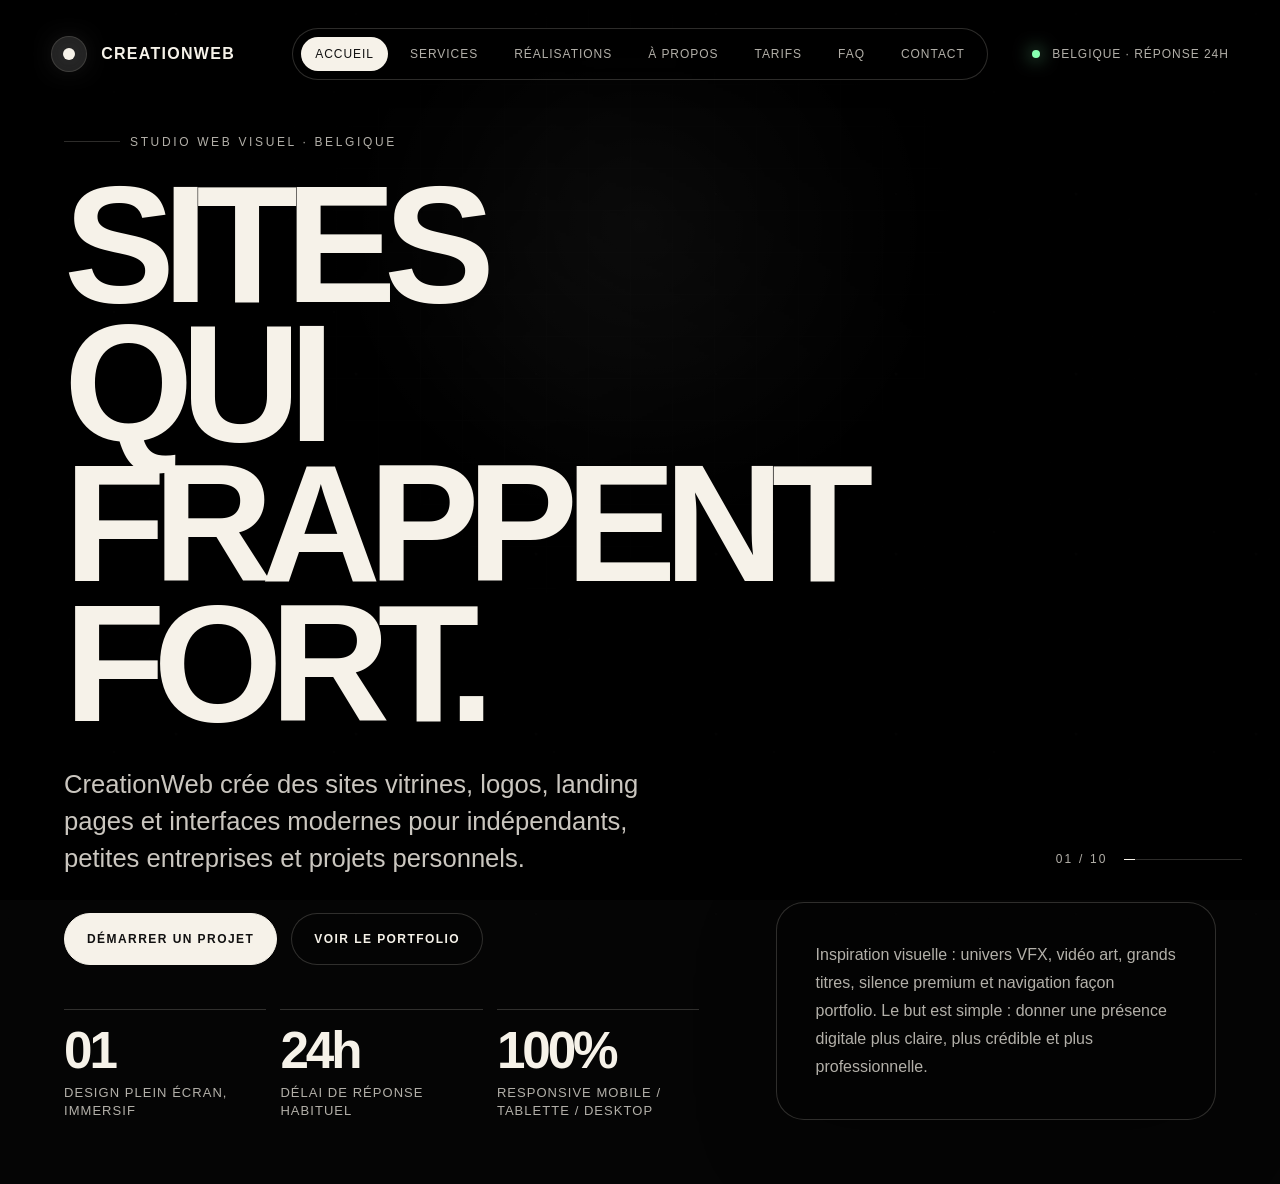
<file: index.html>
<!DOCTYPE html>
<html lang="fr">
<head>
  <meta charset="UTF-8" />
  <meta name="viewport" content="width=device-width, initial-scale=1.0" />
  <title>CreationWeb — Studio web en Belgique</title>
  <meta name="description" content="CreationWeb est un studio web basé en Belgique spécialisé dans la création de sites vitrines, logos, landing pages et interfaces modernes." />

  <style>
    :root {
      --bg: #050505;
      --text: #f6f2e9;
      --muted: rgba(246, 242, 233, 0.72);
      --soft: rgba(246, 242, 233, 0.12);
      --line: rgba(246, 242, 233, 0.18);
      --dark: rgba(0,0,0,0.58);
      --accent: #ffefe0;
    }

    * {
      box-sizing: border-box;
      margin: 0;
      padding: 0;
    }

    html, body {
      min-height: 100%;
      background: var(--bg);
      color: var(--text);
      font-family: Inter, Arial, Helvetica, sans-serif;
      overflow-x: hidden;
    }

    body {
      cursor: default;
    }

    a {
      color: inherit;
      text-decoration: none;
    }

    button, input, select, textarea {
      font: inherit;
    }

    .video-stage {
      position: fixed;
      inset: 0;
      overflow: hidden;
      z-index: 0;
      background:
        radial-gradient(circle at 50% 25%, rgba(255,255,255,.08), transparent 34%),
        #000;
    }

    .video-stage iframe {
      position: absolute;
      left: 50%;
      top: 50%;
      width: 125vw;
      height: 125vh;
      transform: translate(-50%, -50%) scale(1.04);
      border: 0;
      pointer-events: none;
      opacity: 0.72;
      filter: saturate(1.2) contrast(1.12) brightness(0.82);
    }

    .noise {
      position: fixed;
      inset: 0;
      z-index: 1;
      pointer-events: none;
      opacity: 0.12;
      background-image:
        linear-gradient(rgba(255,255,255,.05) 1px, transparent 1px),
        linear-gradient(90deg, rgba(255,255,255,.05) 1px, transparent 1px);
      background-size: 42px 42px;
      mix-blend-mode: screen;
    }

    .vignette {
      position: fixed;
      inset: 0;
      z-index: 2;
      pointer-events: none;
      background:
        linear-gradient(90deg, rgba(0,0,0,.78), rgba(0,0,0,.16) 42%, rgba(0,0,0,.66)),
        linear-gradient(180deg, rgba(0,0,0,.55), rgba(0,0,0,.12) 40%, rgba(0,0,0,.78));
    }

    .grain {
      position: fixed;
      inset: -40px;
      z-index: 3;
      pointer-events: none;
      background:
        radial-gradient(circle at 20% 30%, rgba(255,255,255,.07), transparent 2px),
        radial-gradient(circle at 70% 60%, rgba(255,255,255,.05), transparent 2px),
        radial-gradient(circle at 35% 85%, rgba(255,255,255,.05), transparent 1px);
      background-size: 180px 180px, 220px 220px, 140px 140px;
      animation: grainMove 10s steps(8) infinite;
      opacity: .28;
    }

    @keyframes grainMove {
      0% { transform: translate(0, 0); }
      25% { transform: translate(-18px, 14px); }
      50% { transform: translate(12px, -16px); }
      75% { transform: translate(22px, 10px); }
      100% { transform: translate(0, 0); }
    }

    .site {
      position: relative;
      z-index: 10;
      min-height: 100vh;
    }

    .topbar {
      position: fixed;
      z-index: 30;
      top: 0;
      left: 0;
      right: 0;
      display: grid;
      grid-template-columns: 1fr auto 1fr;
      align-items: center;
      gap: 24px;
      padding: 28px clamp(22px, 4vw, 64px);
      background: linear-gradient(180deg, rgba(0,0,0,.68), transparent);
    }

    .brand {
      display: flex;
      align-items: center;
      gap: 14px;
      letter-spacing: .08em;
      text-transform: uppercase;
      font-weight: 800;
    }

    .brand-mark {
      width: 36px;
      height: 36px;
      border: 1px solid var(--line);
      border-radius: 50%;
      display: grid;
      place-items: center;
      background: rgba(255,255,255,.06);
      box-shadow: inset 0 0 32px rgba(255,255,255,.08);
    }

    .brand-mark::before {
      content: "";
      width: 12px;
      height: 12px;
      border-radius: 50%;
      background: var(--text);
      box-shadow: 0 0 28px rgba(255,255,255,.7);
    }

    .nav {
      display: flex;
      align-items: center;
      justify-content: center;
      gap: 8px;
      padding: 8px;
      border: 1px solid var(--line);
      border-radius: 999px;
      background: rgba(0,0,0,.32);
      backdrop-filter: blur(18px);
    }

    .nav a {
      padding: 10px 14px;
      border-radius: 999px;
      font-size: 12px;
      letter-spacing: .08em;
      text-transform: uppercase;
      color: rgba(246,242,233,.72);
      transition: .25s ease;
      white-space: nowrap;
    }

    .nav a:hover,
    .nav a.active {
      color: #111;
      background: var(--text);
    }

    .nav-right {
      justify-self: end;
      display: flex;
      align-items: center;
      gap: 12px;
      color: var(--muted);
      font-size: 12px;
      letter-spacing: .08em;
      text-transform: uppercase;
    }

    .nav-right span {
      width: 8px;
      height: 8px;
      border-radius: 50%;
      background: #87ffb0;
      box-shadow: 0 0 18px #87ffb0;
    }

    .page {
      display: none;
      min-height: 100vh;
      padding: 128px clamp(22px, 5vw, 86px) 64px;
      animation: pageIn .55s ease both;
    }

    .page.active {
      display: grid;
      align-items: center;
    }

    @keyframes pageIn {
      from {
        opacity: 0;
        transform: translateY(18px) scale(.99);
        filter: blur(8px);
      }
      to {
        opacity: 1;
        transform: translateY(0) scale(1);
        filter: blur(0);
      }
    }

    .layout {
      display: grid;
      grid-template-columns: minmax(0, 1.04fr) minmax(300px, .72fr);
      gap: clamp(34px, 6vw, 90px);
      align-items: end;
      width: 100%;
    }

    .layout.wide {
      grid-template-columns: 1fr;
      align-items: center;
    }

    .eyebrow {
      display: inline-flex;
      align-items: center;
      gap: 10px;
      color: var(--muted);
      font-size: 12px;
      letter-spacing: .22em;
      text-transform: uppercase;
      margin-bottom: 26px;
    }

    .eyebrow::before {
      content: "";
      width: 56px;
      height: 1px;
      background: var(--line);
    }

    h1, h2 {
      font-family: Arial Black, Inter, Arial, sans-serif;
      font-weight: 900;
      text-transform: uppercase;
      letter-spacing: -.075em;
      line-height: .84;
      text-wrap: balance;
    }

    h1 {
      max-width: 1100px;
      font-size: clamp(64px, 13vw, 178px);
    }

    h2 {
      max-width: 980px;
      font-size: clamp(46px, 9vw, 126px);
    }

    .lead {
      max-width: 720px;
      color: rgba(246,242,233,.82);
      font-size: clamp(18px, 2vw, 26px);
      line-height: 1.45;
      margin-top: 32px;
    }

    .copy {
      color: var(--muted);
      font-size: clamp(16px, 1.2vw, 19px);
      line-height: 1.75;
    }

    .panel {
      border: 1px solid var(--line);
      border-radius: 28px;
      background: rgba(0,0,0,.36);
      backdrop-filter: blur(24px);
      padding: clamp(24px, 3vw, 42px);
      box-shadow: 0 24px 80px rgba(0,0,0,.32);
    }

    .buttons {
      display: flex;
      flex-wrap: wrap;
      gap: 14px;
      margin-top: 36px;
    }

    .btn {
      display: inline-flex;
      align-items: center;
      justify-content: center;
      min-height: 52px;
      padding: 0 22px;
      border-radius: 999px;
      border: 1px solid var(--text);
      background: var(--text);
      color: #111;
      font-size: 12px;
      letter-spacing: .12em;
      text-transform: uppercase;
      font-weight: 800;
      transition: .25s ease;
    }

    .btn:hover {
      transform: translateY(-2px);
      box-shadow: 0 18px 44px rgba(255,255,255,.15);
    }

    .btn.ghost {
      background: rgba(0,0,0,.16);
      color: var(--text);
      border-color: var(--line);
    }

    .btn.ghost:hover {
      background: rgba(255,255,255,.1);
    }

    .stats {
      display: grid;
      grid-template-columns: repeat(3, 1fr);
      gap: 14px;
      margin-top: 44px;
      max-width: 860px;
    }

    .stat {
      border-top: 1px solid var(--line);
      padding-top: 18px;
    }

    .stat strong {
      display: block;
      font-size: clamp(26px, 4vw, 54px);
      letter-spacing: -.06em;
      line-height: .9;
    }

    .stat span {
      display: block;
      margin-top: 10px;
      color: var(--muted);
      font-size: 13px;
      line-height: 1.4;
      text-transform: uppercase;
      letter-spacing: .08em;
    }

    .grid-3, .grid-2 {
      display: grid;
      gap: 18px;
      margin-top: 38px;
    }

    .grid-3 {
      grid-template-columns: repeat(3, minmax(0, 1fr));
    }

    .grid-2 {
      grid-template-columns: repeat(2, minmax(0, 1fr));
    }

    .card {
      min-height: 220px;
      display: flex;
      flex-direction: column;
      justify-content: space-between;
      gap: 28px;
      border: 1px solid var(--line);
      border-radius: 28px;
      background: rgba(0,0,0,.38);
      backdrop-filter: blur(18px);
      padding: 28px;
      transition: .25s ease;
    }

    .card:hover {
      transform: translateY(-4px);
      background: rgba(255,255,255,.08);
    }

    .card .num {
      color: var(--muted);
      font-size: 12px;
      letter-spacing: .18em;
      text-transform: uppercase;
    }

    .card h3 {
      font-size: 24px;
      letter-spacing: -.03em;
      text-transform: uppercase;
      margin-bottom: 14px;
    }

    .card p,
    .card li {
      color: var(--muted);
      line-height: 1.65;
      font-size: 15px;
    }

    ul {
      padding-left: 18px;
    }

    .price {
      font-size: clamp(34px, 5vw, 64px);
      letter-spacing: -.06em;
      font-weight: 900;
      margin: 22px 0;
    }

    .project {
      min-height: 300px;
      position: relative;
      overflow: hidden;
    }

    .project::after {
      content: "";
      position: absolute;
      inset: auto 24px 24px auto;
      width: 74px;
      height: 74px;
      border: 1px solid var(--line);
      border-radius: 50%;
      background:
        linear-gradient(45deg, transparent 49%, rgba(255,255,255,.65) 50%, transparent 51%),
        rgba(255,255,255,.05);
    }

    .timeline {
      display: grid;
      gap: 14px;
      margin-top: 36px;
    }

    .step {
      display: grid;
      grid-template-columns: 90px 1fr;
      gap: 18px;
      padding: 20px 0;
      border-top: 1px solid var(--line);
    }

    .step strong {
      letter-spacing: .14em;
      text-transform: uppercase;
      color: var(--text);
      font-size: 12px;
    }

    .step p {
      color: var(--muted);
      line-height: 1.65;
    }

    .faq {
      display: grid;
      gap: 12px;
      margin-top: 38px;
    }

    details {
      border: 1px solid var(--line);
      border-radius: 22px;
      background: rgba(0,0,0,.38);
      padding: 20px 22px;
      backdrop-filter: blur(14px);
    }

    summary {
      cursor: pointer;
      font-weight: 800;
      text-transform: uppercase;
      letter-spacing: .04em;
    }

    details p {
      color: var(--muted);
      line-height: 1.7;
      margin-top: 14px;
    }

    form {
      display: grid;
      gap: 14px;
      margin-top: 30px;
    }

    .field-row {
      display: grid;
      grid-template-columns: 1fr 1fr;
      gap: 14px;
    }

    input, select, textarea {
      width: 100%;
      border: 1px solid var(--line);
      border-radius: 16px;
      background: rgba(0,0,0,.38);
      color: var(--text);
      padding: 16px 18px;
      outline: none;
    }

    textarea {
      min-height: 140px;
      resize: vertical;
    }

    input::placeholder, textarea::placeholder {
      color: rgba(246,242,233,.48);
    }

    .legal {
      max-width: 980px;
    }

    .legal h3 {
      margin-top: 28px;
      margin-bottom: 10px;
      text-transform: uppercase;
      letter-spacing: .04em;
    }

    .legal p {
      color: var(--muted);
      line-height: 1.75;
      margin-bottom: 14px;
    }

    .page-index {
      position: fixed;
      z-index: 25;
      right: clamp(18px, 3vw, 42px);
      bottom: 34px;
      display: flex;
      align-items: center;
      gap: 16px;
      color: var(--muted);
      font-size: 12px;
      letter-spacing: .18em;
      text-transform: uppercase;
    }

    .progress {
      width: 118px;
      height: 1px;
      background: var(--line);
      position: relative;
      overflow: hidden;
    }

    .progress span {
      position: absolute;
      inset: 0 auto 0 0;
      width: 10%;
      background: var(--text);
      transition: width .35s ease;
    }

    .mobile-menu {
      display: none;
    }

    @media (max-width: 1020px) {
      .topbar {
        grid-template-columns: 1fr auto;
      }

      .nav {
        display: none;
      }

      .mobile-menu {
        display: block;
        justify-self: end;
        border: 1px solid var(--line);
        background: rgba(0,0,0,.32);
        color: var(--text);
        border-radius: 999px;
        padding: 11px 14px;
        text-transform: uppercase;
        letter-spacing: .12em;
      }

      .nav-right {
        display: none;
      }

      .layout {
        grid-template-columns: 1fr;
        align-items: center;
      }

      .grid-3, .grid-2 {
        grid-template-columns: 1fr;
      }

      .stats {
        grid-template-columns: 1fr;
      }

      h1 {
        font-size: clamp(62px, 18vw, 120px);
      }

      h2 {
        font-size: clamp(48px, 14vw, 90px);
      }

      .video-stage iframe {
        width: 190vh;
        height: 110vh;
      }
    }

    @media (max-width: 680px) {
      .page {
        padding: 118px 18px 78px;
      }

      .panel, .card {
        border-radius: 22px;
      }

      .field-row, .step {
        grid-template-columns: 1fr;
      }

      .page-index {
        left: 18px;
        right: 18px;
        justify-content: space-between;
      }
    }
  </style>
</head>

<body>
  <div class="video-stage">
    <iframe id="bgVideo"
      title="Fond vidéo CreationWeb"
      src=""
      allow="autoplay; fullscreen; encrypted-media"
      allowfullscreen>
    </iframe>
  </div>
  <div class="noise"></div>
  <div class="vignette"></div>
  <div class="grain"></div>

  <div class="site">
    <header class="topbar">
      <a class="brand" href="#accueil" data-page-link="accueil">
        <span class="brand-mark"></span>
        <span>CreationWeb</span>
      </a>

      <nav class="nav" aria-label="Navigation principale">
        <a href="#accueil" data-page-link="accueil">Accueil</a>
        <a href="#services" data-page-link="services">Services</a>
        <a href="#realisations" data-page-link="realisations">Réalisations</a>
        <a href="#apropos" data-page-link="apropos">À propos</a>
        <a href="#tarifs" data-page-link="tarifs">Tarifs</a>
        <a href="#faq" data-page-link="faq">FAQ</a>
        <a href="#contact" data-page-link="contact">Contact</a>
      </nav>

      <div class="nav-right"><span></span> Belgique · réponse 24h</div>
      <button class="mobile-menu" id="nextPageBtn" type="button">Page suivante</button>
    </header>

    <main>
      <section class="page active" id="accueil" data-video="home">
        <div class="layout">
          <div>
            <div class="eyebrow">Studio web visuel · Belgique</div>
            <h1>Sites qui frappent fort.</h1>
            <p class="lead">
              CreationWeb crée des sites vitrines, logos, landing pages et interfaces modernes
              pour indépendants, petites entreprises et projets personnels.
            </p>
            <div class="buttons">
              <a class="btn" href="#contact" data-page-link="contact">Démarrer un projet</a>
              <a class="btn ghost" href="#realisations" data-page-link="realisations">Voir le portfolio</a>
            </div>
            <div class="stats">
              <div class="stat"><strong>01</strong><span>Design plein écran, immersif</span></div>
              <div class="stat"><strong>24h</strong><span>Délai de réponse habituel</span></div>
              <div class="stat"><strong>100%</strong><span>Responsive mobile / tablette / desktop</span></div>
            </div>
          </div>
          <aside class="panel">
            <p class="copy">
              Inspiration visuelle : univers VFX, vidéo art, grands titres, silence premium et navigation façon portfolio.
              Le but est simple : donner une présence digitale plus claire, plus crédible et plus professionnelle.
            </p>
          </aside>
        </div>
      </section>

      <section class="page" id="services" data-video="services">
        <div class="layout wide">
          <div>
            <div class="eyebrow">Ce que tu peux vendre clairement</div>
            <h2>Services détaillés.</h2>
            <p class="lead">
              Pas seulement “site web” ou “logo” : chaque offre explique ce que le client reçoit concrètement.
            </p>

            <div class="grid-3">
              <article class="card">
                <span class="num">Service 01</span>
                <div>
                  <h3>Sites web</h3>
                  <ul>
                    <li>Site vitrine ou landing page</li>
                    <li>Responsive mobile, tablette et ordinateur</li>
                    <li>Formulaire de contact et mise en ligne</li>
                    <li>Optimisation vitesse et SEO de base</li>
                  </ul>
                </div>
              </article>

              <article class="card">
                <span class="num">Service 02</span>
                <div>
                  <h3>Logos</h3>
                  <ul>
                    <li>Logo principal et variantes</li>
                    <li>Versions claire / sombre</li>
                    <li>Palette de couleurs et typographies</li>
                    <li>Fichiers PNG, SVG et PDF</li>
                  </ul>
                </div>
              </article>

              <article class="card">
                <span class="num">Service 03</span>
                <div>
                  <h3>UI / UX</h3>
                  <ul>
                    <li>Wireframes et arborescence</li>
                    <li>Maquettes Figma</li>
                    <li>Prototype cliquable</li>
                    <li>Amélioration d’un site existant</li>
                  </ul>
                </div>
              </article>
            </div>
          </div>
        </div>
      </section>

      <section class="page" id="realisations" data-video="portfolio">
        <div class="layout wide">
          <div>
            <div class="eyebrow">Portfolio concept</div>
            <h2>Réalisations.</h2>
            <p class="lead">
              Même avec des projets fictifs ou personnels, présente-les comme de vrais cas : objectif, solution et résultat.
            </p>

            <div class="grid-3">
              <article class="card project">
                <span class="num">Concept · Restaurant local</span>
                <div>
                  <h3>Landing page réservation</h3>
                  <p>Page moderne pour présenter le menu, les horaires et faciliter les demandes de réservation.</p>
                </div>
              </article>

              <article class="card project">
                <span class="num">Concept · Coach sportif</span>
                <div>
                  <h3>Site vitrine premium</h3>
                  <p>Structure claire, appel à l’action visible, présentation des offres et formulaire de contact.</p>
                </div>
              </article>

              <article class="card project">
                <span class="num">Concept · Marque créative</span>
                <div>
                  <h3>Logo + mini charte</h3>
                  <p>Identité visuelle avec logo, palette, typographies et déclinaisons pour réseaux sociaux.</p>
                </div>
              </article>
            </div>
          </div>
        </div>
      </section>

      <section class="page" id="apropos" data-video="about">
        <div class="layout">
          <div>
            <div class="eyebrow">Humain, clair, local</div>
            <h2>À propos.</h2>
            <p class="lead">
              CreationWeb est un studio web basé en Belgique, spécialisé dans la création de sites vitrines,
              logos et interfaces modernes.
            </p>
          </div>

          <aside class="panel">
            <p class="copy">
              Derrière CreationWeb : un créateur web freelance / étudiant passionné par le design digital,
              le code et les marques qui veulent paraître plus sérieuses en ligne.
              La méthode : comprendre le besoin, proposer une structure claire, concevoir une direction visuelle,
              développer le site, puis accompagner la mise en ligne.
            </p>

            <div class="timeline">
              <div class="step">
                <strong>01 · Contact</strong>
                <p>Le client explique son activité, ses objectifs, son budget et ses inspirations.</p>
              </div>
              <div class="step">
                <strong>02 · Design</strong>
                <p>Structure, sections, couleurs, ambiance visuelle et maquette si nécessaire.</p>
              </div>
              <div class="step">
                <strong>03 · Livraison</strong>
                <p>Site responsive, fichiers livrés, aide à la mise en ligne et explications simples.</p>
              </div>
            </div>
          </aside>
        </div>
      </section>

      <section class="page" id="tarifs" data-video="pricing">
        <div class="layout wide">
          <div>
            <div class="eyebrow">Budget clair avant lancement</div>
            <h2>Tarifs.</h2>
            <p class="lead">
              Les prix sont indicatifs. Chaque projet dépend du nombre de pages, du niveau de design,
              des fonctionnalités et du délai.
            </p>

            <div class="grid-3">
              <article class="card">
                <span class="num">Starter</span>
                <div>
                  <h3>Indépendant / petit projet</h3>
                  <div class="price">250€+</div>
                  <p>1 page, responsive, formulaire, mise en ligne accompagnée.</p>
                </div>
              </article>

              <article class="card">
                <span class="num">Pro</span>
                <div>
                  <h3>Entreprise locale</h3>
                  <div class="price">600€+</div>
                  <p>3 à 5 pages, design personnalisé, SEO de base, structure complète.</p>
                </div>
              </article>

              <article class="card">
                <span class="num">Premium</span>
                <div>
                  <h3>Marque ambitieuse</h3>
                  <div class="price">Sur devis</div>
                  <p>Site complet, identité visuelle, maquettes, accompagnement et maintenance possible.</p>
                </div>
              </article>
            </div>
          </div>
        </div>
      </section>

      <section class="page" id="faq" data-video="faq">
        <div class="layout">
          <div>
            <div class="eyebrow">Questions fréquentes</div>
            <h2>FAQ.</h2>
            <p class="lead">
              Une FAQ rassure le client avant même le premier contact.
            </p>
          </div>

          <div class="faq">
            <details open>
              <summary>Combien coûte un site web ?</summary>
              <p>Le prix dépend du nombre de pages, du design et des fonctionnalités. Une landing page commence à partir de 250€.</p>
            </details>
            <details>
              <summary>Est-ce que le site sera adapté au mobile ?</summary>
              <p>Oui. Chaque site est pensé pour ordinateur, tablette et mobile.</p>
            </details>
            <details>
              <summary>Est-ce que vous créez aussi le logo ?</summary>
              <p>Oui. CreationWeb peut créer une identité visuelle complète avec logo, couleurs et typographies.</p>
            </details>
            <details>
              <summary>Est-ce que vous vous occupez de la mise en ligne ?</summary>
              <p>Oui. L’accompagnement à la mise en ligne peut être inclus selon l’offre.</p>
            </details>
          </div>
        </div>
      </section>

      <section class="page" id="contact" data-video="contact">
        <div class="layout">
          <div>
            <div class="eyebrow">Brief rapide</div>
            <h2>Contact.</h2>
            <p class="lead">
              Explique ton projet, ton budget approximatif et le délai souhaité. Réponse généralement sous 24h.
            </p>
            <div class="buttons">
              <a class="btn ghost" href="mailto:contact.creationweb@gmail.com">contact.creationweb@gmail.com</a>
            </div>
          </div>

          <aside class="panel">
            <form>
              <div class="field-row">
                <input type="text" placeholder="Nom" />
                <input type="email" placeholder="Email" />
              </div>
              <input type="text" placeholder="Entreprise / projet" />
              <div class="field-row">
                <select>
                  <option>Service souhaité</option>
                  <option>Site web</option>
                  <option>Logo</option>
                  <option>UI / UX</option>
                  <option>Identité + site</option>
                </select>
                <select>
                  <option>Budget approximatif</option>
                  <option>250€ - 600€</option>
                  <option>600€ - 1200€</option>
                  <option>1200€+</option>
                </select>
              </div>
              <textarea placeholder="Description du projet, objectifs, délai, exemples de sites aimés..."></textarea>
              <button class="btn" type="button">Envoyer le brief</button>
            </form>
          </aside>
        </div>
      </section>

      <section class="page" id="mentions" data-video="legal">
        <div class="layout wide legal">
          <div>
            <div class="eyebrow">Informations légales</div>
            <h2>Mentions légales.</h2>
            <h3>Responsable du site</h3>
            <p>CreationWeb — studio web basé en Belgique. Email : contact.creationweb@gmail.com.</p>
            <h3>Propriété intellectuelle</h3>
            <p>Les textes, designs, logos et éléments visuels du site sont protégés. Toute reproduction non autorisée est interdite.</p>
            <h3>Hébergement</h3>
            <p>À compléter selon l’hébergeur choisi lors de la mise en ligne.</p>
          </div>
        </div>
      </section>

      <section class="page" id="confidentialite" data-video="legal">
        <div class="layout wide legal">
          <div>
            <div class="eyebrow">Données personnelles</div>
            <h2>Confidentialité.</h2>
            <p>Les données envoyées via le formulaire sont utilisées uniquement pour répondre aux demandes de projet.</p>
            <p>Données collectées : nom, email, entreprise, budget, délai et description du projet. Elles peuvent être supprimées sur simple demande par email.</p>
          </div>
        </div>
      </section>

      <section class="page" id="conditions" data-video="legal">
        <div class="layout wide legal">
          <div>
            <div class="eyebrow">Conditions de service</div>
            <h2>Conditions.</h2>
            <p>Un acompte peut être demandé avant le début du projet. Le nombre de modifications incluses est défini dans le devis.</p>
            <p>Les délais dépendent de la rapidité des échanges, de la validation des contenus et de la complexité du projet.</p>
            <p>Les fichiers sources sont livrés selon l’offre choisie.</p>
          </div>
        </div>
      </section>
    </main>

    <div class="page-index">
      <span id="pageLabel">01 / 10</span>
      <div class="progress"><span id="progressFill"></span></div>
    </div>
  </div>

  <script>
    const VIDEO_BANK = {
      // Ta vidéo pour la première page.
      home: {
        id: "QYU8zydUqD8",
        start: 0
      },

      // Remplace uniquement ces ID si une vidéo ne te plaît pas.
      // MoreMotion / VJ / motion design.
      services: {
        id: "8ez3op0wYko",
        start: 8
      },

      // Visuel plus intense : jet / cockpit / tech.
      portfolio: {
        id: "BlxW2iGme1Q",
        start: 10
      },

      // THX Genesis : plus cinématique / trailer.
      about: {
        id: "gydH5xev5-Y",
        start: 6
      },

      // Tunnel futuriste plus dynamique.
      pricing: {
        id: "7MXq5EXBWew",
        start: 18
      },

      // Cyberpunk / néon.
      faq: {
        id: "R-d-5Y2kyIg",
        start: 10
      },

      // Ambiance tunnel / profondeur.
      contact: {
        id: "_6KSCIpX-RY",
        start: 4
      },

      // Fond neutre mais vivant pour les pages légales.
      legal: {
        id: "dB3h9ne8ktU",
        start: 20
      }
    };

    const pageOrder = [
      "accueil",
      "services",
      "realisations",
      "apropos",
      "tarifs",
      "faq",
      "contact",
      "mentions",
      "confidentialite",
      "conditions"
    ];

    const iframe = document.getElementById("bgVideo");
    const pages = Array.from(document.querySelectorAll(".page"));
    const links = Array.from(document.querySelectorAll("[data-page-link]"));
    const pageLabel = document.getElementById("pageLabel");
    const progressFill = document.getElementById("progressFill");
    const nextBtn = document.getElementById("nextPageBtn");

    let currentVideoKey = "";

    function videoSrc(video) {
      const params = new URLSearchParams({
        autoplay: "1",
        mute: "1",
        controls: "0",
        loop: "1",
        playlist: video.id,
        rel: "0",
        modestbranding: "1",
        playsinline: "1",
        start: String(video.start || 0)
      });

      return `https://www.youtube.com/embed/${video.id}?${params.toString()}`;
    }

    function showPage(pageId, updateHash = true) {
      if (!pageOrder.includes(pageId)) pageId = "accueil";

      pages.forEach(page => {
        page.classList.toggle("active", page.id === pageId);
      });

      links.forEach(link => {
        link.classList.toggle("active", link.dataset.pageLink === pageId);
      });

      const page = document.getElementById(pageId);
      const videoKey = page.dataset.video || "home";

      if (videoKey !== currentVideoKey) {
        currentVideoKey = videoKey;
        iframe.src = videoSrc(VIDEO_BANK[videoKey]);
      }

      const index = pageOrder.indexOf(pageId);
      pageLabel.textContent = `${String(index + 1).padStart(2, "0")} / ${String(pageOrder.length).padStart(2, "0")}`;
      progressFill.style.width = `${((index + 1) / pageOrder.length) * 100}%`;

      if (updateHash && location.hash.slice(1) !== pageId) {
        history.pushState(null, "", `#${pageId}`);
      }
    }

    document.addEventListener("click", event => {
      const link = event.target.closest("[data-page-link]");
      if (!link) return;
      event.preventDefault();
      showPage(link.dataset.pageLink);
    });

    window.addEventListener("hashchange", () => {
      showPage(location.hash.slice(1), false);
    });

    nextBtn.addEventListener("click", () => {
      const current = document.querySelector(".page.active").id;
      const next = pageOrder[(pageOrder.indexOf(current) + 1) % pageOrder.length];
      showPage(next);
    });

    document.addEventListener("keydown", event => {
      const current = document.querySelector(".page.active").id;
      const index = pageOrder.indexOf(current);

      if (event.key === "ArrowRight" || event.key === "ArrowDown") {
        showPage(pageOrder[Math.min(index + 1, pageOrder.length - 1)]);
      }

      if (event.key === "ArrowLeft" || event.key === "ArrowUp") {
        showPage(pageOrder[Math.max(index - 1, 0)]);
      }
    });

    showPage(location.hash.slice(1) || "accueil", false);
  </script>
</body>
</html>
</file>
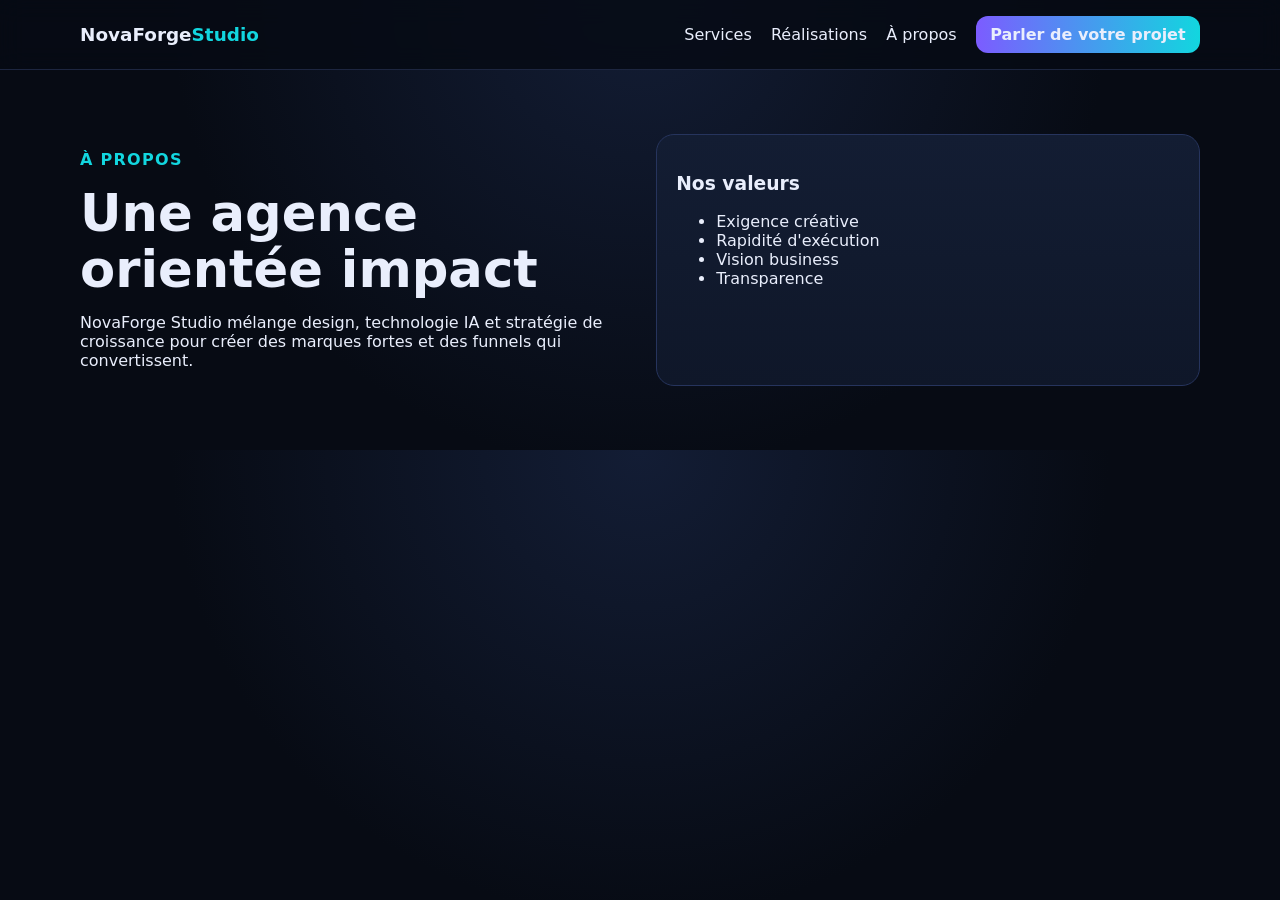
<file: apropos.html>
<!DOCTYPE html>
<html lang="fr">
<head>
  <meta charset="UTF-8" />
  <meta name="viewport" content="width=device-width, initial-scale=1.0" />
  <title>À propos — NovaForge Studio</title>
  <link rel="stylesheet" href="assets/css/styles.css" />
</head>
<body>
  <header class="site-header"><div class="container nav-wrapper"><a href="index.html" class="brand">NovaForge<span>Studio</span></a><nav class="main-nav"><a href="services.html">Services</a><a href="realisations.html">Réalisations</a><a href="apropos.html">À propos</a><a href="contact.html" class="btn btn-sm">Parler de votre projet</a></nav><button class="menu-toggle">☰</button></div></header>
  <main class="section"><div class="container split"><div><p class="eyebrow">À propos</p><h1>Une agence orientée impact</h1><p>NovaForge Studio mélange design, technologie IA et stratégie de croissance pour créer des marques fortes et des funnels qui convertissent.</p></div><div class="card"><h3>Nos valeurs</h3><ul><li>Exigence créative</li><li>Rapidité d'exécution</li><li>Vision business</li><li>Transparence</li></ul></div></div></main>
  <script src="assets/js/main.js"></script>
</body>
</html>
</file>
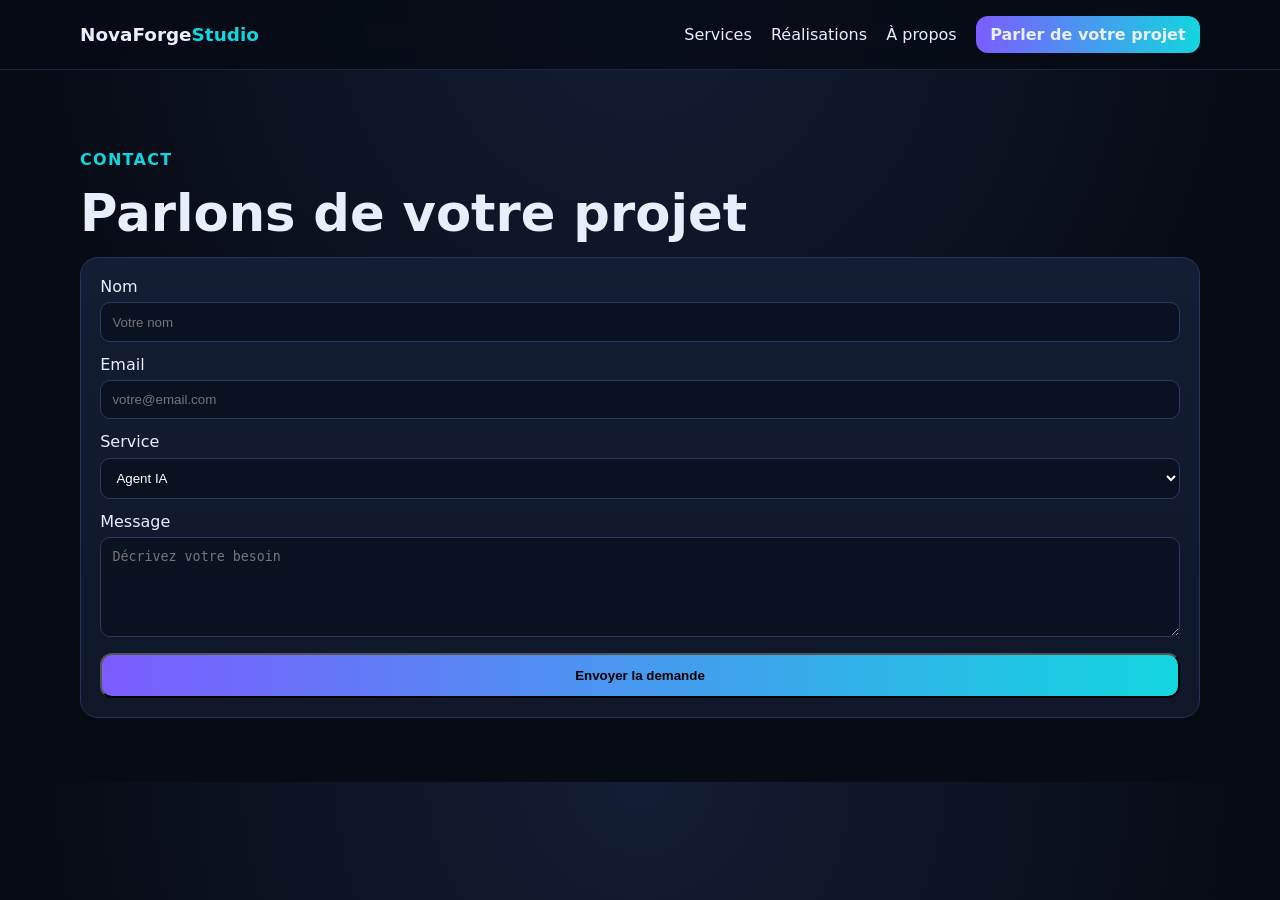
<file: contact.html>
<!DOCTYPE html>
<html lang="fr">
<head>
  <meta charset="UTF-8" />
  <meta name="viewport" content="width=device-width, initial-scale=1.0" />
  <title>Contact — NovaForge Studio</title>
  <link rel="stylesheet" href="assets/css/styles.css" />
</head>
<body>
  <header class="site-header"><div class="container nav-wrapper"><a href="index.html" class="brand">NovaForge<span>Studio</span></a><nav class="main-nav"><a href="services.html">Services</a><a href="realisations.html">Réalisations</a><a href="apropos.html">À propos</a><a href="contact.html" class="btn btn-sm">Parler de votre projet</a></nav><button class="menu-toggle">☰</button></div></header>
  <main class="section"><div class="container"><p class="eyebrow">Contact</p><h1>Parlons de votre projet</h1><form class="card form-grid"><label>Nom<input type="text" placeholder="Votre nom"/></label><label>Email<input type="email" placeholder="votre@email.com"/></label><label>Service<select><option>Agent IA</option><option>Site Web</option><option>Logo & Branding</option><option>Community Management</option></select></label><label>Message<textarea rows="5" placeholder="Décrivez votre besoin"></textarea></label><button class="btn" type="button">Envoyer la demande</button></form></div></main>
  <script src="assets/js/main.js"></script>
</body>
</html>
</file>
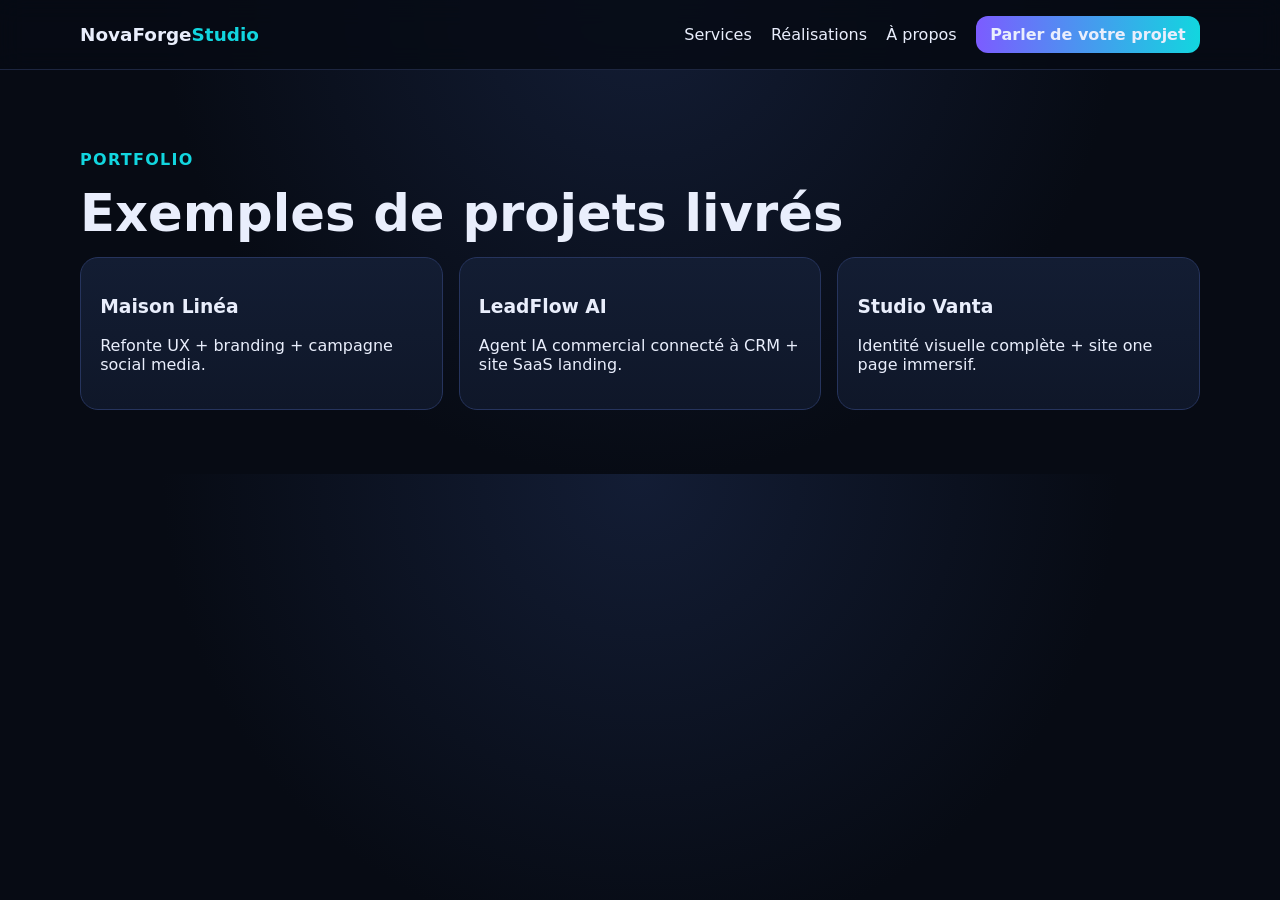
<file: realisations.html>
<!DOCTYPE html>
<html lang="fr">
<head>
  <meta charset="UTF-8" />
  <meta name="viewport" content="width=device-width, initial-scale=1.0" />
  <title>Réalisations — NovaForge Studio</title>
  <link rel="stylesheet" href="assets/css/styles.css" />
</head>
<body>
  <header class="site-header"><div class="container nav-wrapper"><a href="index.html" class="brand">NovaForge<span>Studio</span></a><nav class="main-nav"><a href="services.html">Services</a><a href="realisations.html">Réalisations</a><a href="apropos.html">À propos</a><a href="contact.html" class="btn btn-sm">Parler de votre projet</a></nav><button class="menu-toggle">☰</button></div></header>
  <main class="section"><div class="container"><p class="eyebrow">Portfolio</p><h1>Exemples de projets livrés</h1><div class="grid cards-3"><article class="card"><h3>Maison Linéa</h3><p>Refonte UX + branding + campagne social media.</p></article><article class="card"><h3>LeadFlow AI</h3><p>Agent IA commercial connecté à CRM + site SaaS landing.</p></article><article class="card"><h3>Studio Vanta</h3><p>Identité visuelle complète + site one page immersif.</p></article></div></div></main>
  <script src="assets/js/main.js"></script>
</body>
</html>
</file>
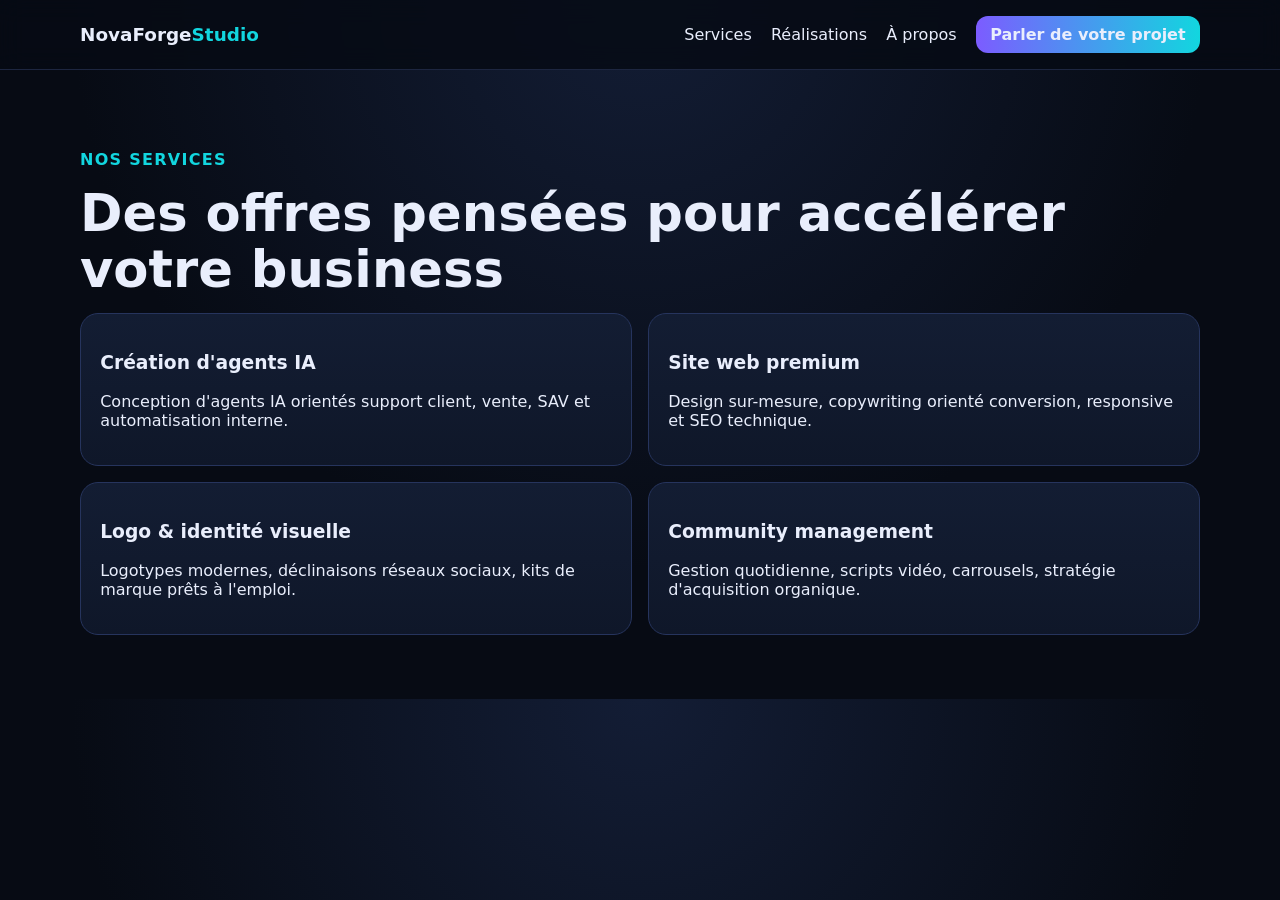
<file: services.html>
<!DOCTYPE html>
<html lang="fr">
<head>
  <meta charset="UTF-8" />
  <meta name="viewport" content="width=device-width, initial-scale=1.0" />
  <title>Services — NovaForge Studio</title>
  <link rel="stylesheet" href="assets/css/styles.css" />
</head>
<body>
  <header class="site-header"><div class="container nav-wrapper"><a href="index.html" class="brand">NovaForge<span>Studio</span></a><nav class="main-nav"><a href="services.html">Services</a><a href="realisations.html">Réalisations</a><a href="apropos.html">À propos</a><a href="contact.html" class="btn btn-sm">Parler de votre projet</a></nav><button class="menu-toggle">☰</button></div></header>
  <main class="section"><div class="container"><p class="eyebrow">Nos services</p><h1>Des offres pensées pour accélérer votre business</h1><div class="grid cards-2"><article class="card"><h3>Création d'agents IA</h3><p>Conception d'agents IA orientés support client, vente, SAV et automatisation interne.</p></article><article class="card"><h3>Site web premium</h3><p>Design sur-mesure, copywriting orienté conversion, responsive et SEO technique.</p></article><article class="card"><h3>Logo & identité visuelle</h3><p>Logotypes modernes, déclinaisons réseaux sociaux, kits de marque prêts à l'emploi.</p></article><article class="card"><h3>Community management</h3><p>Gestion quotidienne, scripts vidéo, carrousels, stratégie d'acquisition organique.</p></article></div></div></main>
  <script src="assets/js/main.js"></script>
</body>
</html>
</file>
<file: assets/css/styles.css>
:root{--bg:#070b14;--surface:#10182a;--txt:#e9eefc;--muted:#98a3c1;--accent:#7c5cff;--accent2:#12d6df}*{box-sizing:border-box}body{margin:0;font-family:Inter,system-ui,sans-serif;background:radial-gradient(circle at top,#131d35, var(--bg) 60%);color:var(--txt)}a{color:inherit;text-decoration:none}.container{width:min(1120px,92%);margin:0 auto}.site-header{position:sticky;top:0;z-index:20;background:rgba(7,11,20,.85);backdrop-filter:blur(12px);border-bottom:1px solid #1d2640}.nav-wrapper{display:flex;align-items:center;justify-content:space-between;padding:1rem 0}.brand{font-weight:800;font-size:1.15rem}.brand span{color:var(--accent2)}.main-nav{display:flex;align-items:center;gap:1.2rem}.menu-toggle{display:none;background:none;border:none;color:white;font-size:1.4rem}.hero{padding:6rem 0 4rem}.hero-grid{display:grid;grid-template-columns:1.4fr 1fr;gap:2rem;align-items:center}.eyebrow{color:var(--accent2);font-weight:600;text-transform:uppercase;letter-spacing:.08em}h1{font-size:clamp(2rem,4vw,3.4rem);line-height:1.1;margin:.4rem 0 1rem}.lead{color:var(--muted);max-width:58ch}.btn{display:inline-block;background:linear-gradient(90deg,var(--accent),var(--accent2));padding:.8rem 1.2rem;border-radius:12px;font-weight:700}.btn-ghost{background:transparent;border:1px solid #2a355b}.btn-sm{padding:.55rem .9rem}.hero-actions{display:flex;gap:.8rem;margin-top:1rem}.section{padding:4rem 0}.grid{display:grid;gap:1rem}.cards-4{grid-template-columns:repeat(4,1fr)}.cards-3{grid-template-columns:repeat(3,1fr)}.cards-2{grid-template-columns:repeat(2,1fr)}.card{background:linear-gradient(180deg,#131d33,#0f1729);border:1px solid #26345d;padding:1.2rem;border-radius:18px}.glass{background:rgba(16,24,42,.65);backdrop-filter:blur(10px)}.muted-bg{background:#0b1324}.split{display:grid;grid-template-columns:1fr 1fr;gap:2rem}.timeline{color:var(--muted);display:grid;gap:.8rem}.site-footer{border-top:1px solid #1c2845;padding:2rem 0;margin-top:2rem}.footer-grid{display:grid;grid-template-columns:1fr auto;gap:2rem}.footer-grid div{display:grid;gap:.5rem}.form-grid{display:grid;gap:.8rem}input,select,textarea{width:100%;margin-top:.4rem;background:#0a1120;border:1px solid #2b3a61;color:#fff;border-radius:10px;padding:.7rem}
@media (max-width:900px){.hero-grid,.split,.cards-4,.cards-3,.cards-2{grid-template-columns:1fr}.main-nav{display:none;position:absolute;top:64px;right:4%;background:#0f1729;border:1px solid #2a355b;border-radius:12px;padding:1rem;flex-direction:column;align-items:flex-start}.main-nav.open{display:flex}.menu-toggle{display:block}}
</file>
